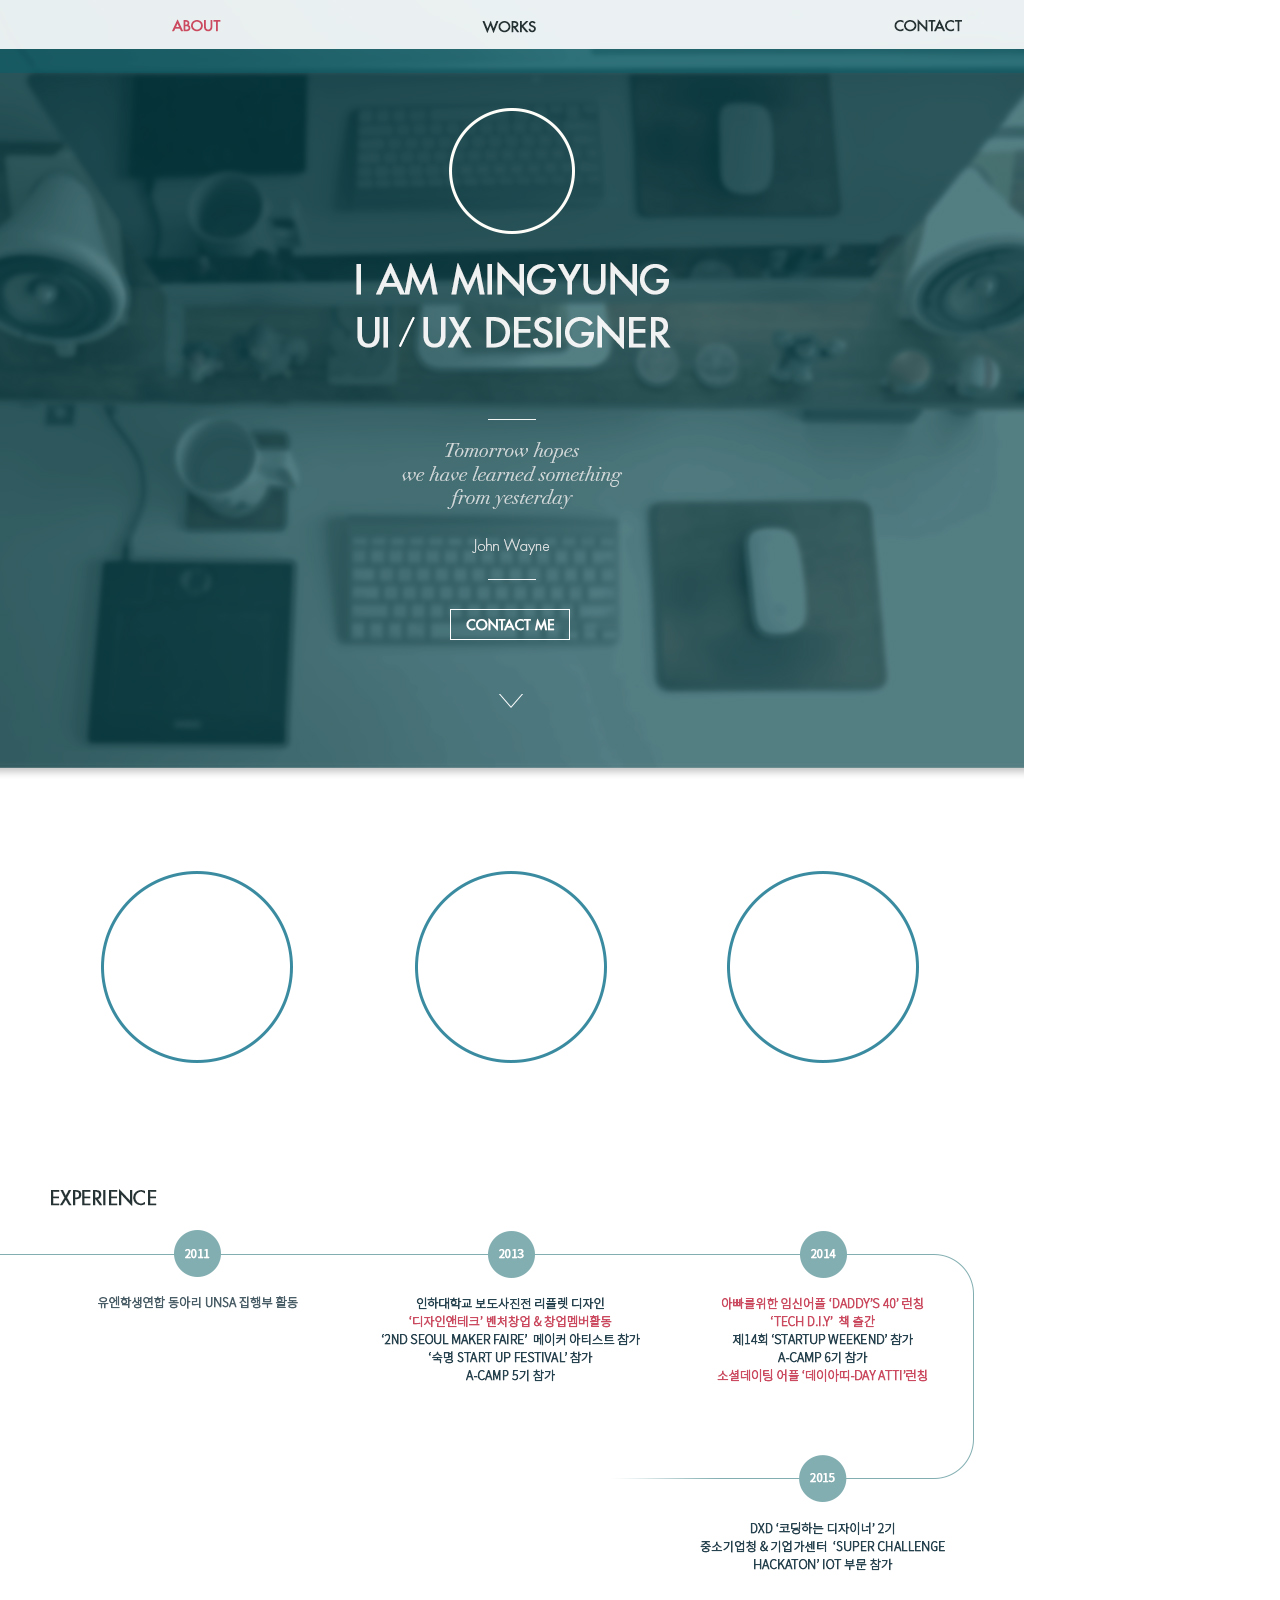
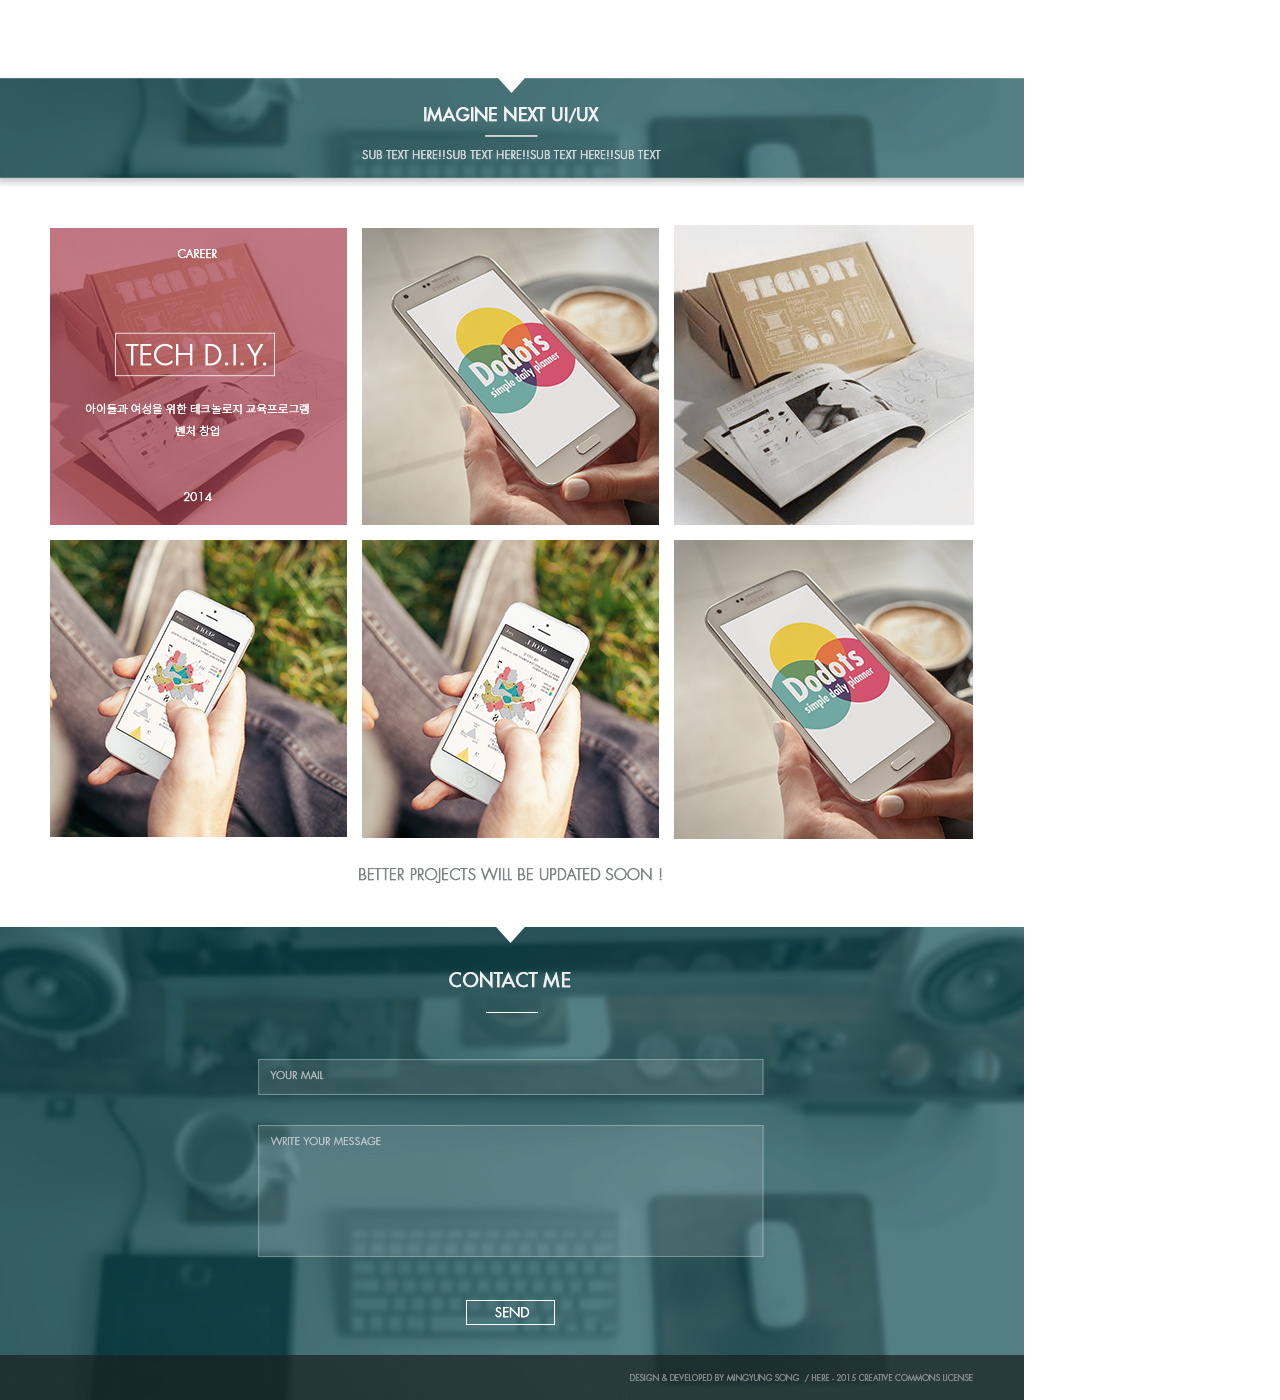
<file: index.html>
<!doctype html>
<html>
    <head>
        <meta charset="utf-8">
        <meta http-equiv="X-UA-Compatible" content="chrome=1">
        <title>minnn by minnn91</title>

        <link rel="stylesheet" href="stylesheets/styles.css">
        <link rel="stylesheet" href="stylesheets/pygment_trac.css">
        <script src="javascripts/scale.fix.js"></script>
        <meta name="viewport" content="width=device-width, initial-scale=1, user-scalable=no">

        <!--[if lt IE 9]>
<script src="//html5shiv.googlecode.com/svn/trunk/html5.js"></script>
<![endif]-->
    </head>
    <body>
        <center>
            <div class="container"></div>
        </center>

    </body>
</html>
</file>
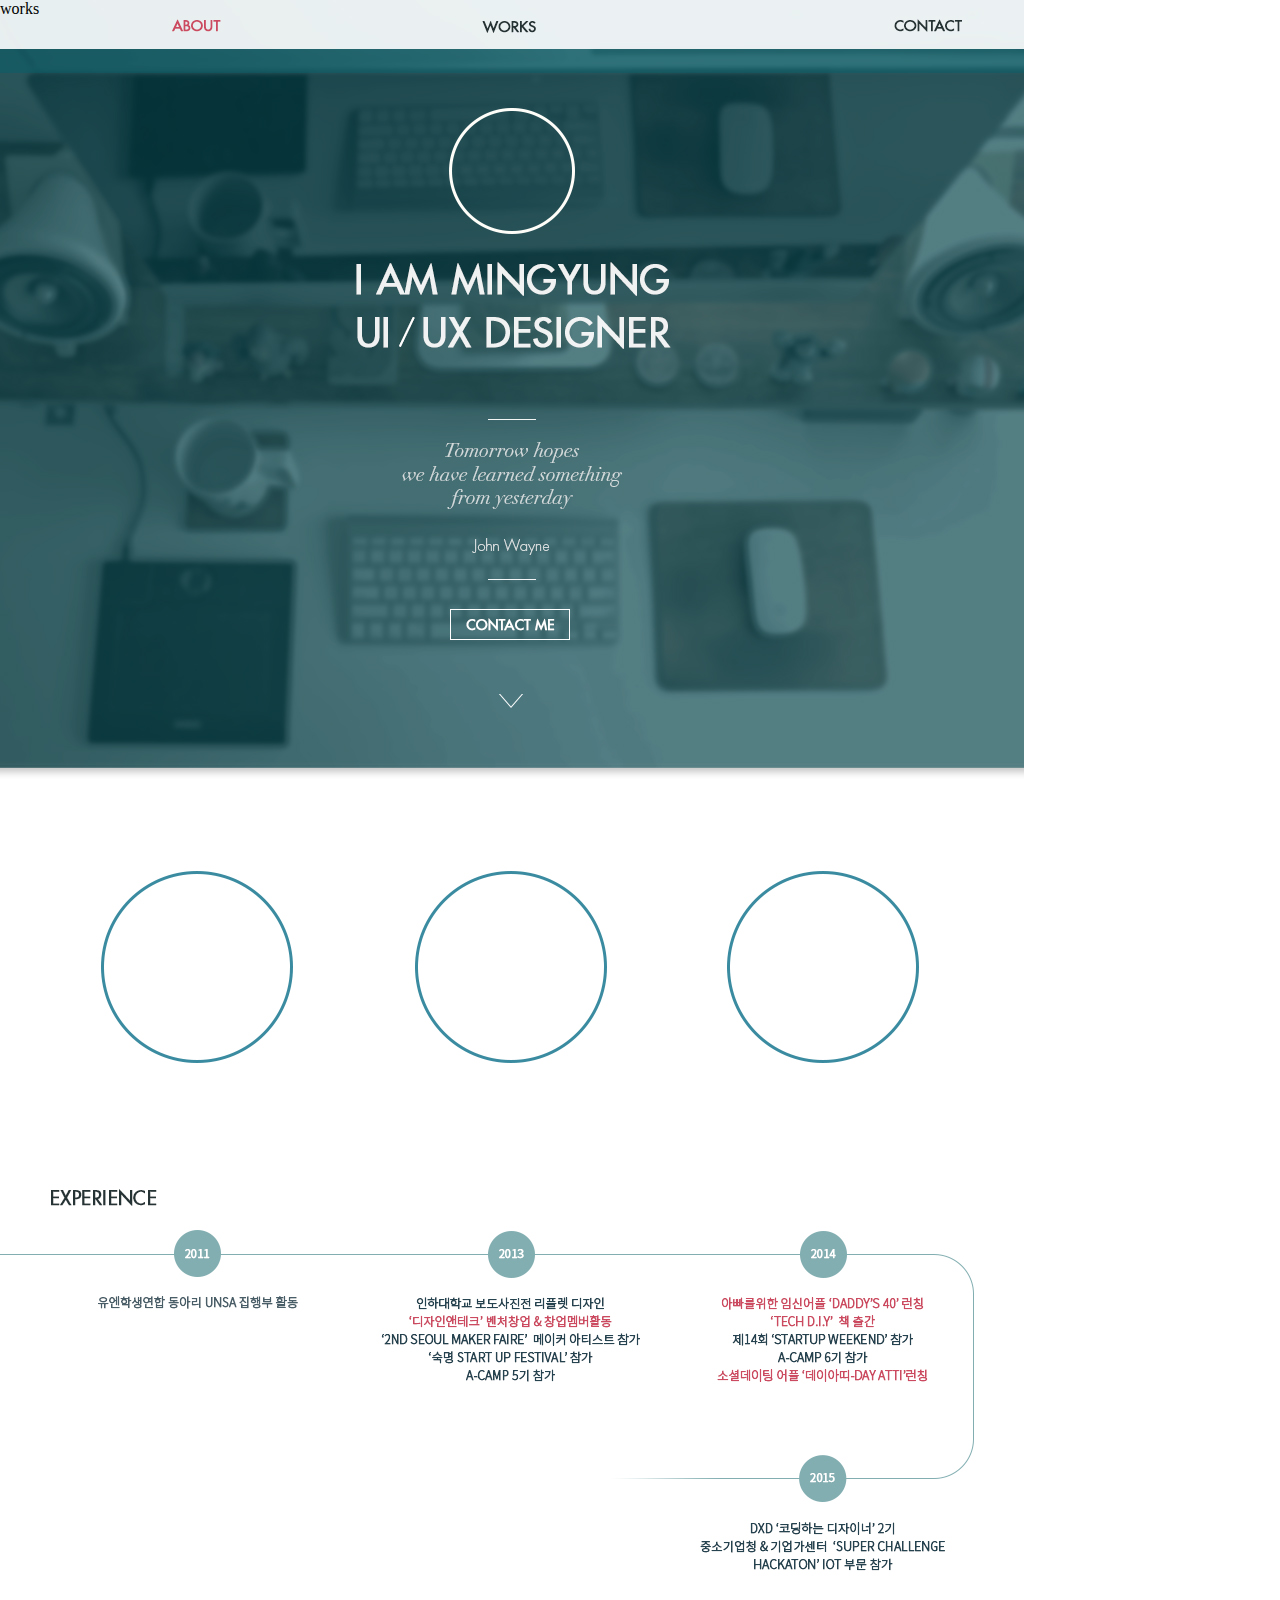
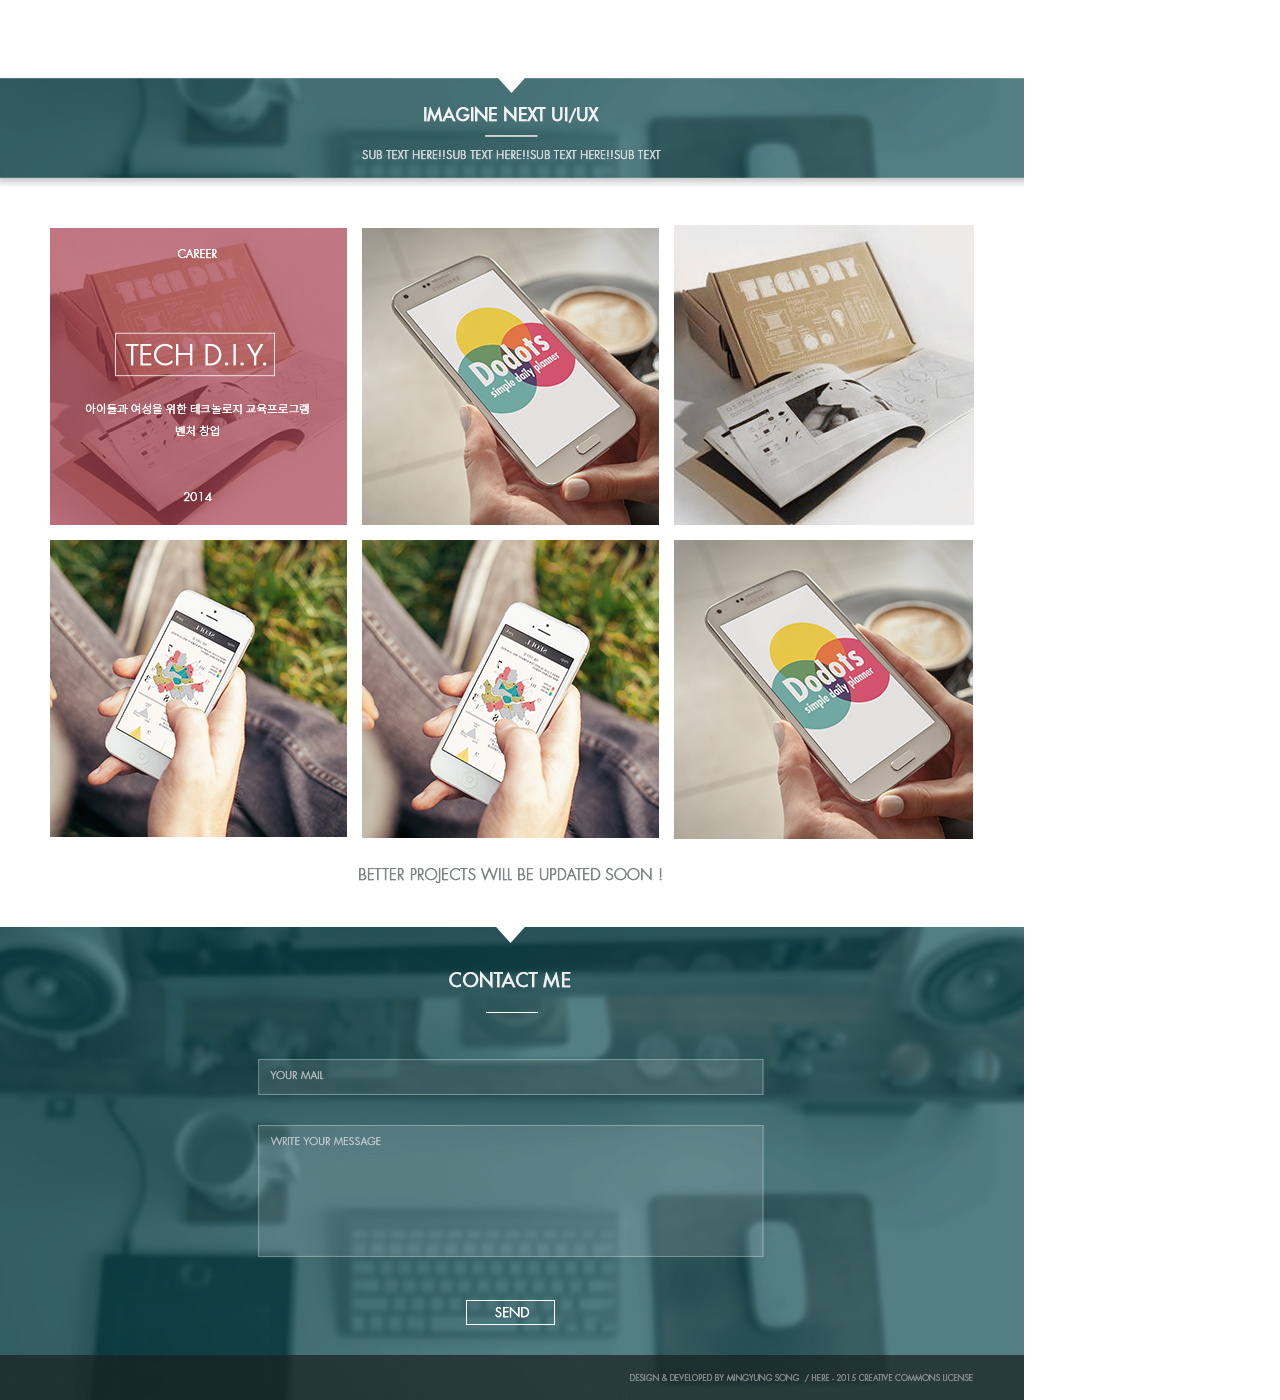
<file: works.html>
<!doctype html>
<html>
    <head>
        <meta charset="utf-8">
        <meta http-equiv="X-UA-Compatible" content="chrome=1">
        <title>minnn by minnn91</title>

        <link rel="stylesheet" href="stylesheets/styles.css">
        <link rel="stylesheet" href="stylesheets/pygment_trac.css">
        <script src="javascripts/scale.fix.js"></script>
        <meta name="viewport" content="width=device-width, initial-scale=1, user-scalable=no">

        <!--[if lt IE 9]>
<script src="//html5shiv.googlecode.com/svn/trunk/html5.js"></script>
<![endif]-->
    </head>
    <body>

        <div class="container">
            works
        </div>


    </body>
</html>
</file>
<file: stylesheets/styles.css>
html, body {
    height: 100%;
    width: 100%;
    margin: 0px;
}

.container {
    background-image: url(/images/web33.jpg);
/*    background-size: cover;*/
/*    overflow-y: auto;*/
    background-repeat: no-repeat;
    height: 3000px;
    width: 100%;
}
</file>
<file: stylesheets/pygment_trac.css>
.highlight .hll { background-color: #49483e }
.highlight  { background: #3A3C42; color: #f8f8f2 }
.highlight .c { color: #75715e } /* Comment */
.highlight .err { color: #960050; background-color: #1e0010 } /* Error */
.highlight .k { color: #66d9ef } /* Keyword */
.highlight .l { color: #ae81ff } /* Literal */
.highlight .n { color: #f8f8f2 } /* Name */
.highlight .o { color: #f92672 } /* Operator */
.highlight .p { color: #f8f8f2 } /* Punctuation */
.highlight .cm { color: #75715e } /* Comment.Multiline */
.highlight .cp { color: #75715e } /* Comment.Preproc */
.highlight .c1 { color: #75715e } /* Comment.Single */
.highlight .cs { color: #75715e } /* Comment.Special */
.highlight .ge { font-style: italic } /* Generic.Emph */
.highlight .gs { font-weight: bold } /* Generic.Strong */
.highlight .kc { color: #66d9ef } /* Keyword.Constant */
.highlight .kd { color: #66d9ef } /* Keyword.Declaration */
.highlight .kn { color: #f92672 } /* Keyword.Namespace */
.highlight .kp { color: #66d9ef } /* Keyword.Pseudo */
.highlight .kr { color: #66d9ef } /* Keyword.Reserved */
.highlight .kt { color: #66d9ef } /* Keyword.Type */
.highlight .ld { color: #e6db74 } /* Literal.Date */
.highlight .m { color: #ae81ff } /* Literal.Number */
.highlight .s { color: #e6db74 } /* Literal.String */
.highlight .na { color: #a6e22e } /* Name.Attribute */
.highlight .nb { color: #f8f8f2 } /* Name.Builtin */
.highlight .nc { color: #a6e22e } /* Name.Class */
.highlight .no { color: #66d9ef } /* Name.Constant */
.highlight .nd { color: #a6e22e } /* Name.Decorator */
.highlight .ni { color: #f8f8f2 } /* Name.Entity */
.highlight .ne { color: #a6e22e } /* Name.Exception */
.highlight .nf { color: #a6e22e } /* Name.Function */
.highlight .nl { color: #f8f8f2 } /* Name.Label */
.highlight .nn { color: #f8f8f2 } /* Name.Namespace */
.highlight .nx { color: #a6e22e } /* Name.Other */
.highlight .py { color: #f8f8f2 } /* Name.Property */
.highlight .nt { color: #f92672 } /* Name.Tag */
.highlight .nv { color: #f8f8f2 } /* Name.Variable */
.highlight .ow { color: #f92672 } /* Operator.Word */
.highlight .w { color: #f8f8f2 } /* Text.Whitespace */
.highlight .mf { color: #ae81ff } /* Literal.Number.Float */
.highlight .mh { color: #ae81ff } /* Literal.Number.Hex */
.highlight .mi { color: #ae81ff } /* Literal.Number.Integer */
.highlight .mo { color: #ae81ff } /* Literal.Number.Oct */
.highlight .sb { color: #e6db74 } /* Literal.String.Backtick */
.highlight .sc { color: #e6db74 } /* Literal.String.Char */
.highlight .sd { color: #e6db74 } /* Literal.String.Doc */
.highlight .s2 { color: #e6db74 } /* Literal.String.Double */
.highlight .se { color: #ae81ff } /* Literal.String.Escape */
.highlight .sh { color: #e6db74 } /* Literal.String.Heredoc */
.highlight .si { color: #e6db74 } /* Literal.String.Interpol */
.highlight .sx { color: #e6db74 } /* Literal.String.Other */
.highlight .sr { color: #e6db74 } /* Literal.String.Regex */
.highlight .s1 { color: #e6db74 } /* Literal.String.Single */
.highlight .ss { color: #e6db74 } /* Literal.String.Symbol */
.highlight .bp { color: #f8f8f2 } /* Name.Builtin.Pseudo */
.highlight .vc { color: #f8f8f2 } /* Name.Variable.Class */
.highlight .vg { color: #f8f8f2 } /* Name.Variable.Global */
.highlight .vi { color: #f8f8f2 } /* Name.Variable.Instance */
.highlight .il { color: #ae81ff } /* Literal.Number.Integer.Long */
</file>
